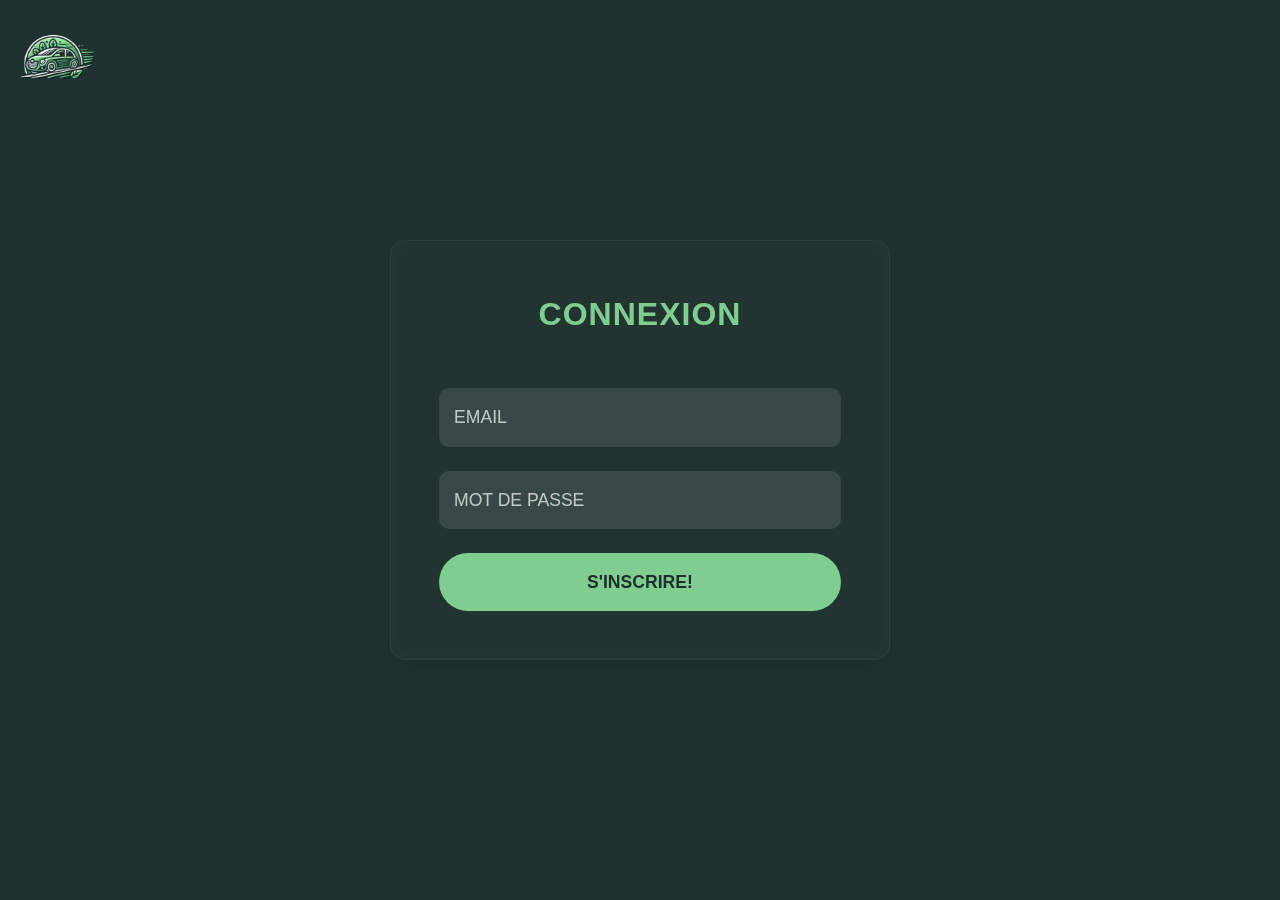
<file: FrontEnd/src/html/connexion.html>
<!DOCTYPE html>
<html lang="fr">
<head>
   <meta charset="UTF-8">
   <meta name="viewport" content="width=device-width, initial-scale=1.0">
   <title>EcoRide - Connexion</title>
   <link href="https://fonts.googleapis.com/css2?family=Khula:wght@300&display=swap" rel="stylesheet">
   <link href="https://fonts.cdnfonts.com/css/neue-haas-grotesk-text-pro" rel="stylesheet">
   <link rel="stylesheet" href="../css/connexion/reset.css">
   <link rel="stylesheet" href="../css/connexion/style.css">
   <link rel="stylesheet" href="../css/connexion/main.css">
</head>
<body>
    <div class="logo-container">
        <a href="../../../index.html">
            <img src="../../../Illustration_Graphique/logo/ecoride_logo-notext.png" alt="Logo EcoRide" class="logo">
        </a>
    </div>

    <main class="connexion-container">
        <div class="connexion-card">
            <h2>CONNEXION</h2>
            <input type="email" placeholder="EMAIL" class="connexion-input">
            <input type="password" placeholder="MOT DE PASSE" class="connexion-input">
            <button class="connexion-button">S'INSCRIRE!</button>
        </div>
    </main>
</body>
</html>
</file>
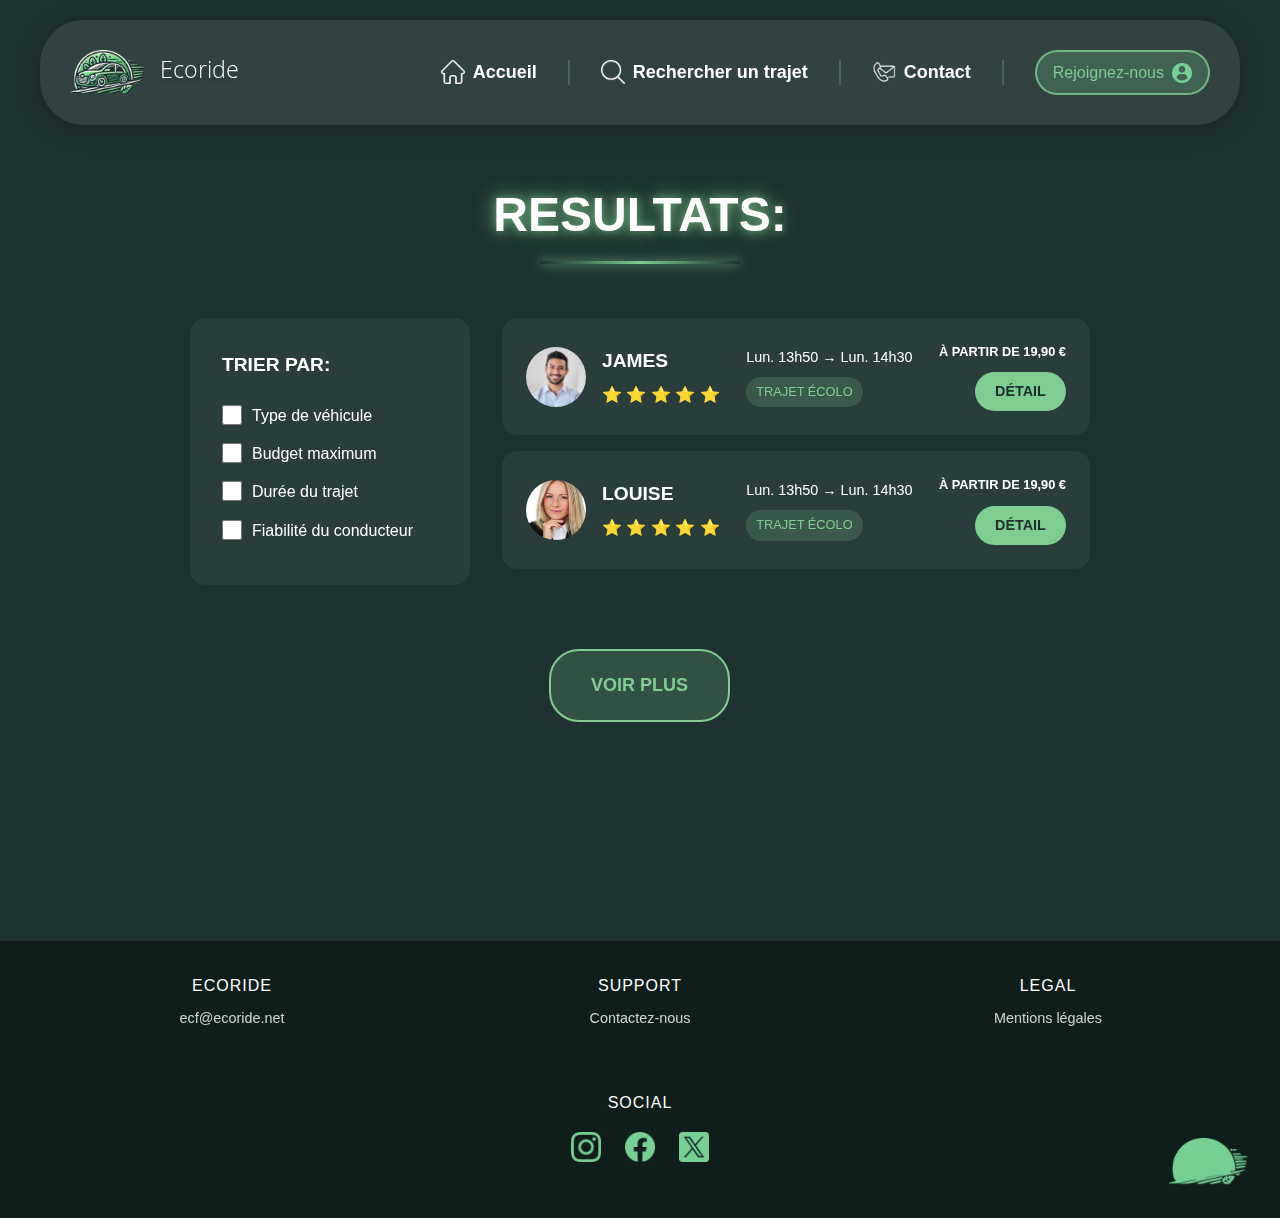
<file: FrontEnd/src/html/covoiturage.html>
<!DOCTYPE html>
<html lang="fr">
<head>
    <meta charset="UTF-8">
    <meta name="viewport" content="width=device-width, initial-scale=1.0">
    <title>EcoRide - Recherche de covoiturage</title>
    <link href="https://fonts.googleapis.com/css2?family=Khula:wght@300&display=swap" rel="stylesheet">
    <link href="https://fonts.cdnfonts.com/css/neue-haas-grotesk-text-pro" rel="stylesheet">
    <link rel="stylesheet" href="../../src/css/covoiturage/reset.css">
    <link rel="stylesheet" href="../../src/css/covoiturage/style.css">
    <link rel="stylesheet" href="../../src/css/covoiturage/header.css">
    <link rel="stylesheet" href="../../src/css/covoiturage/main.css">
    <link rel="stylesheet" href="../../src/css/covoiturage/footer.css">
</head>
<body>
    <header class="page-header">
        <div class="nav-wrapper">
            <div class="brand-identity">
                <img src="../../../Illustration_Graphique/logo/ecoride_logo-notext.png" alt="Logo EcoRide" class="brand-logo">
                <span class="brand-name">Ecoride</span>
            </div>
            <nav class="main-navigation">
                <a href="../../../index.html" class="nav-item">
                    <img src="../../assets/pic/home.png" alt="Accueil">
                    <span class="nav-label">Accueil</span>
                </a>
                <div class="nav-separator"></div>
                <a href="../../../index.html" class="nav-item">
                    <img src="../../assets/pic/search_white.png" alt="Rechercher">
                    <span class="nav-label">Rechercher un trajet</span>
                </a>
                <div class="nav-separator"></div>
                <a href="#" class="nav-item">
                    <img src="../../assets/pic/contact.png" alt="Contact">
                    <span class="nav-label">Contact</span>
                </a>
                <div class="nav-separator"></div>
                <a href="connexion.html" class="cta-button">
                    <span class="cta-text">Rejoignez-nous</span>
                    <img src="../../assets/pic/user.png" alt="Rejoindre">
                </a>
            </nav>
        </div>
    </header>

    <main class="search-content">
        <h1 class="results-title">RESULTATS:</h1>

        <div class="search-results-container">
            <aside class="filters-section">
                <h2>TRIER PAR:</h2>
                <div class="filter-options">
                    <label class="filter-option">
                        <input type="checkbox">
                        <span>Type de véhicule</span>
                    </label>
                    <label class="filter-option">
                        <input type="checkbox">
                        <span>Budget maximum</span>
                    </label>
                    <label class="filter-option">
                        <input type="checkbox">
                        <span>Durée du trajet</span>
                    </label>
                    <label class="filter-option">
                        <input type="checkbox">
                        <span>Fiabilité du conducteur</span>
                    </label>
                </div>
            </aside>
            <section class="results-section">
                <div class="ride-card">
                    <div class="driver-info">
                        <img src="../../assets/img/james.png" alt="JAMES" class="driver-photo">
                        <div class="driver-details">
                            <h3>JAMES</h3>
                            <div class="rating">
                                <span class="star">⭐</span>
                                <span class="star">⭐</span>
                                <span class="star">⭐</span>
                                <span class="star">⭐</span>
                                <span class="star">⭐</span>
                            </div>
                        </div>
                    </div>
                    <div class="ride-details">
                        <div class="time-info">Lun. 13h50 → Lun. 14h30</div>
                        <div class="eco-badge">TRAJET ÉCOLO</div>
                    </div>
                    <div class="ride-action">
                        <span class="price">À PARTIR DE 19,90 €</span>
                        <a href="connexion.html" class="detail-button">DÉTAIL</a>
                    </div>
                </div>

                <div class="ride-card">
                    <div class="driver-info">
                        <img src="../../assets/img/louise.JPG" alt="LOUISE" class="driver-photo">
                        <div class="driver-details">
                            <h3>LOUISE</h3>
                            <div class="rating">
                                <span class="star">⭐</span>
                                <span class="star">⭐</span>
                                <span class="star">⭐</span>
                                <span class="star">⭐</span>
                                <span class="star">⭐</span>
                            </div>
                        </div>
                    </div>
                    <div class="ride-details">
                        <div class="time-info">Lun. 13h50 → Lun. 14h30</div>
                        <div class="eco-badge">TRAJET ÉCOLO</div>
                    </div>
                    <div class="ride-action">
                        <span class="price">À PARTIR DE 19,90 €</span>
                        <a href="connexion.html" class="detail-button">DÉTAIL</a>
                    </div>
                </div>
            </section>
        </div>

        <button class="load-more">VOIR PLUS</button>
    </main>

    <footer class="page-footer">
        <div class="footer-content">
            <div class="footer-section">
                <h4>ECORIDE</h4>
                <p>ecf@ecoride.net</p>
            </div>
            <div class="footer-section">
                <h4>SUPPORT</h4>
                <p>Contactez-nous</p>
            </div>
            <div class="footer-section">
                <h4>LEGAL</h4>
                <p>Mentions légales</p>
            </div>
            <div class="social-section">
                <h4>SOCIAL</h4>
                <div class="social-links">
                    <a href="#" class="social-icon">
                        <img src="../../assets/pic/instagram.png" alt="Instagram">
                    </a>
                    <a href="#" class="social-icon">
                        <img src="../../assets/pic/facebook.png" alt="Facebook">
                    </a>
                    <a href="#" class="social-icon">
                        <img src="../../assets/pic/twitter.png" alt="Twitter">
                    </a>
                </div>
            </div>
        </div>
        <div class="footer-branding">
            <img src="../../../Illustration_Graphique/logo/ecoride_logo-notext.png" alt="EcoRide Logo">
        </div>
    </footer>
</body>
</html>
</file>
<file: FrontEnd/src/css/connexion/style.css>
:root {
    --earth-deep-green: #1C2F2B;
    --nature-breath-green: #80CD92;
    --pure-essence-white: #FFFFFF;
    --storyteller-font: 'Neue Haas Grotesk Text Pro', sans-serif;
}

body {
    font-family: var(--storyteller-font);
    background-color: #1E3331;
    color: var(--pure-essence-white);
    line-height: 1.6;
    min-height: 100vh;
    display: flex;
    flex-direction: column;
}

.container {
    max-width: 1200px;
    margin: 0 auto;
    padding: 0 2rem;
}
</file>
<file: FrontEnd/src/css/connexion/main.css>
.logo-container {
    position: absolute;
    top: 20px;
    left: 20px;
}

.logo {
    width: 75px;
    height: 75px;
    object-fit: contain;
    transition: transform 0.3s ease;
}

.logo:hover {
    transform: scale(1.1);
}

.connexion-container {
    display: flex;
    justify-content: center;
    align-items: center;
    min-height: 100vh;
    padding: 2rem;
}

.connexion-card {
    background-color: rgba(35, 54, 47, 0.5);
    border-radius: 15px;
    padding: 3rem;
    width: 100%;
    max-width: 500px;
    display: flex;
    flex-direction: column;
    gap: 1.5rem;
    backdrop-filter: blur(10px);
    border: 1px solid rgba(128, 205, 146, 0.1);
    box-shadow: 
        0 8px 15px rgba(0, 0, 0, 0.1),
        inset 0 0 20px rgba(128, 205, 146, 0.05);
}

.connexion-card h2 {
    color: var(--nature-breath-green);
    text-align: center;
    margin-bottom: 1.5rem;
    font-size: 2rem;
    text-transform: uppercase;
    letter-spacing: 1px;
}

.connexion-input {
    background: rgba(255, 255, 255, 0.1);
    border-radius: 10px;
    padding: 15px;
    color: var(--pure-essence-white);
    border: none;
    outline: none;
    font-size: 1.1rem;
    transition: all 0.3s ease;
}

.connexion-input::placeholder {
    color: rgba(255,255,255,0.7);
}

.connexion-input:focus {
    box-shadow: 0 0 15px rgba(128, 205, 146, 0.3);
}

.connexion-button {
    background-color: var(--nature-breath-green);
    color: var(--earth-deep-green);
    border: none;
    border-radius: 30px;
    padding: 15px;
    font-weight: 600;
    text-transform: uppercase;
    cursor: pointer;
    transition: all 0.3s ease;
    position: relative;
    overflow: hidden;
    font-size: 1.1rem;
}

.connexion-button:hover {
    transform: translateY(-2px);
    box-shadow: 0 4px 12px rgba(128, 205, 146, 0.3);
}

.connexion-button::before {
    content: '';
    position: absolute;
    z-index: -1;
    top: 0;
    left: -100%;
    width: 100%;
    height: 100%;
    background: linear-gradient(
        120deg, 
        transparent, 
        rgba(255,255,255,0.3), 
        transparent
    );
    transition: all 0.3s ease;
}

.connexion-button:hover::before {
    left: 100%;
}
</file>
<file: FrontEnd/src/css/covoiturage/style.css>
/* Variables globales */
:root {
    --earth-deep-green: #1C2F2B;
    --nature-breath-green: #80CD92;
    --pure-essence-white: #FFFFFF;
    --storyteller-font: 'Neue Haas Grotesk Text Pro', sans-serif;
}

/* Styles de base */
body {
    font-family: var(--storyteller-font);
    background-color: #1E3331;
    color: var(--pure-essence-white);
    line-height: 1.6;
    min-height: 100vh;
    display: flex;
    flex-direction: column;
}

.container {
    max-width: 1200px;
    margin: 0 auto;
    padding: 0 2rem;
}
</file>
<file: FrontEnd/src/css/covoiturage/header.css>
/* Header et Navigation */
.nav-wrapper {
    max-width: 1200px;
    margin: 20px auto;
    background-color: rgba(255, 255, 255, 0.082);
    backdrop-filter: blur(10px);
    -webkit-backdrop-filter: blur(10px);
    border-radius: 44px;
    padding: 15px 30px;
    display: flex;
    justify-content: space-between;
    align-items: center;
    box-shadow: 0 4px 30px rgba(0, 0, 0, 0.25);
}

.brand-identity {
    display: flex;
    align-items: center;
    gap: 15px;
}

.brand-logo {
    width: 75px;
    height: 75px;
    object-fit: contain;
}

.brand-name {
    font-family: 'Khula', sans-serif;
    font-weight: 300;
    font-size: 25px;
    color: white;
    text-shadow: 0 4px 4px rgba(0, 0, 0, 0.25);
}

.main-navigation {
    display: flex;
    align-items: center;
    gap: 31px;
}

.nav-item {
    display: flex;
    align-items: center;
    gap: 8px;
    transition: transform 0.3s ease;
}

.nav-item:hover {
    transform: translateY(-2px);
}

.nav-item img {
    width: 24px;
    height: 24px;
    filter: brightness(0) saturate(100%) invert(100%);
}

.nav-label {
    font-weight: 700;
    font-size: 18px;
    color: white;
    white-space: nowrap;
}

.nav-separator {
    width: 2px;
    height: 25px;
    background-color: rgba(128, 205, 146, 0.26);
}

.cta-button {
    display: flex;
    align-items: center;
    padding: 8px 16px;
    background-color: rgba(128, 205, 146, 0.22);
    border: 2px solid rgba(128, 205, 146, 0.8);
    border-radius: 44px;
    gap: 8px;
    color: var(--nature-breath-green);
    transition: all 0.3s ease;
}

.cta-button img {
    width: 20px;
    height: 20px;
    filter: brightness(0) saturate(100%) invert(82%) sepia(14%) saturate(1071%) hue-rotate(86deg) brightness(89%) contrast(88%);
}

.cta-button:hover {
    background-color: rgba(128, 205, 146, 0.3);
    transform: translateY(-2px);
    box-shadow: 0 4px 12px rgba(128, 205, 146, 0.3);
}

/* Media Queries pour le Header */
@media (max-width: 992px) {
    .nav-wrapper {
        width: 95%;
        padding: 15px 20px;
    }

    .nav-label {
        font-size: 16px;
    }
}

@media (max-width: 768px) {
    .nav-wrapper {
        flex-direction: column;
        gap: 20px;
    }

    .main-navigation {
        flex-direction: column;
        width: 100%;
        gap: 15px;
    }

    .nav-separator {
        display: none;
    }
}
</file>
<file: FrontEnd/src/css/covoiturage/main.css>
/* Contenu principal */
.search-content {
    padding: 2rem;
    min-height: calc(100vh - 200px);
    margin-bottom: 6rem; /* Augmenté pour le bouton voir plus */
    position: relative;
    z-index: 1;
    display: flex;
    flex-direction: column;
    align-items: center;
}

/* Titre des résultats */
.results-title {
    font-size: 3rem;
    color: var(--pure-essence-white);
    text-transform: uppercase;
    margin-bottom: 2rem;
    text-align: center;
    width: 100%;
    position: relative;
    text-shadow: 
        0 0 10px rgba(128, 205, 146, 0.7),
        0 0 20px rgba(128, 205, 146, 0.5),
        0 0 30px rgba(128, 205, 146, 0.3);
}

.results-title::after {
    content: '';
    position: absolute;
    bottom: -10px;
    left: 50%;
    transform: translateX(-50%);
    width: 200px;
    height: 3px;
    background: linear-gradient(
        to right, 
        rgba(255,255,255,0), 
        var(--nature-breath-green), 
        rgba(255,255,255,0)
    );
    box-shadow: 
        0 0 10px rgba(128, 205, 146, 0.7),
        0 0 20px rgba(128, 205, 146, 0.5);
}

/* Supprimer la barre de recherche */
.search-bar {
    display: none;
}

/* Barre de recherche */
.search-bar {
    background: white;
    border-radius: 38px;
    padding: 10px;
    width: 900px; /* Augmenté pour plus d'espace */
    margin: 20px auto;
    display: flex;
    align-items: center;
    gap: 10px;
    box-shadow: 0 4px 15px rgba(0, 0, 0, 0.1);
}

.search-input {
    display: flex;
    align-items: center;
    flex: 1;
    padding: 0 15px;
    gap: 10px;
}

.input-icon {
    width: 24px;
    height: 24px;
}

.search-input input {
    width: 100%;
    padding: 8px;
    border: none;
    outline: none;
    font-size: 16px;
}

.search-button {
    background-color: var(--nature-breath-green);
    border-radius: 50%;
    width: 50px;
    height: 50px;
    display: flex;
    justify-content: center;
    align-items: center;
    cursor: pointer;
    transition: transform 0.3s ease;
}

/* Container des résultats et filtres */
.search-results-container {
    display: flex;
    gap: 2rem;
    width: 900px; /* Même largeur que la barre de recherche */
    margin: 2rem auto;
}

/* Section des filtres */
.filters-section {
    width: 280px;
    background: rgba(255, 255, 255, 0.05);
    backdrop-filter: blur(10px);
    padding: 2rem;
    border-radius: 15px;
    flex-shrink: 0;
}

.filters-section h2 {
    color: var(--pure-essence-white);
    margin-bottom: 1.5rem;
    font-size: 1.2rem;
    font-weight: 600;
}

.filter-options {
    display: flex;
    flex-direction: column;
    gap: 1rem;
}

.filter-option {
    display: flex;
    gap: 10px;
}

.filter-option input[type="checkbox"] {
    width: 20px;
    height: 20px;
    margin: 0;
}

.filter-option span {
    color: var(--pure-essence-white);
    font-size: 1rem;
    line-height: 1.4;
    display: block;
}

/* Section des résultats */
.results-section {
    flex: 1;
}

/* Cartes de trajet */
.ride-card {
    background: rgba(255, 255, 255, 0.05);
    backdrop-filter: blur(10px);
    border-radius: 15px;
    padding: 1.5rem;
    display: flex;
    justify-content: space-between;
    align-items: center;
    margin-bottom: 1rem;
    transition: transform 0.3s ease;
}

.driver-info {
    display: flex;
    align-items: center;
    gap: 1rem;
}

.driver-photo {
    width: 60px;
    height: 60px;
    border-radius: 50%;
    object-fit: cover;
}

.driver-details h3 {
    color: var(--pure-essence-white);
    font-size: 1.2rem;
    margin-bottom: 5px;
}

.time-info {
    color: var(--pure-essence-white);
    white-space: nowrap; /* Empêche le retour à la ligne */
    font-size: 0.9rem;
}

.eco-badge {
    display: inline-block;
    padding: 5px 10px;
    background: rgba(128, 205, 146, 0.2);
    color: var(--nature-breath-green);
    border-radius: 20px;
    font-size: 0.8rem;
    margin-top: 8px;
}

.ride-action {
    display: flex;
    flex-direction: column;
    align-items: flex-end;
    gap: 5px;
}

.price {
    color: var(--pure-essence-white);
    font-weight: 600;
    font-size: 0.8rem;
    margin-bottom: 5px;
    white-space: nowrap; /* Empêche le retour à la ligne */
}

.detail-button {
    padding: 8px 20px;
    background: var(--nature-breath-green);
    color: var(--earth-deep-green);
    border-radius: 20px;
    font-weight: 600;
    transition: all 0.3s ease;
    font-size: 0.9rem;
    position: relative;
    overflow: hidden;
    transform: perspective(1px) translateZ(0);
}

.detail-button:hover {
    transform: scale(1.05);
    box-shadow: 0 0 15px rgba(128, 205, 146, 0.5);
}

.detail-button::before {
    content: '';
    position: absolute;
    z-index: -1;
    top: 0;
    left: -100%;
    width: 100%;
    height: 100%;
    background: linear-gradient(
        120deg, 
        transparent, 
        rgba(255,255,255,0.3), 
        transparent
    );
    transition: all 0.3s ease;
}

.detail-button:hover::before {
    left: 100%;
}

.load-more {
    display: block;
    width: fit-content;
    margin: 2rem auto;
    padding: 1.25rem 2.5rem; /* Augmentation du padding */
    background: rgba(128, 205, 146, 0.2);
    color: var(--nature-breath-green);
    border: 2px solid var(--nature-breath-green);
    border-radius: 30px;
    font-weight: 600;
    transition: all 0.3s ease;
    position: relative;
    z-index: 2;
    overflow: hidden;
    transform: perspective(1px) translateZ(0);
    text-align: center;
    display: flex;
    justify-content: center;
    align-items: center;
    font-size: 18px; /* Augmentation de la taille de police */
}

.load-more:hover {
    transform: scale(1.05);
    box-shadow: 0 0 20px rgba(128, 205, 146, 0.5);
}

.load-more::before {
    content: '';
    position: absolute;
    z-index: -1;
    top: 0;
    left: -100%;
    width: 100%;
    height: 100%;
    background: linear-gradient(
        120deg, 
        transparent, 
        rgba(255,255,255,0.3), 
        transparent
    );
    transition: all 0.3s ease;
}

.load-more:hover::before {
    left: 100%;
}

/* Media Queries améliorées */
@media (max-width: 1024px) {
    .search-bar,
    .search-results-container {
        width: 95%;
        max-width: 900px;
    }
}

@media (max-width: 768px) {
    .results-title {
        font-size: 2rem;
    }

    .results-title::after {
        width: 150px;
    }

    .search-bar {
        flex-direction: column;
        padding: 15px;
    }

    .search-results-container {
        flex-direction: column;
    }

    .filters-section {
        width: 100%;
    }

    .ride-card {
        flex-direction: column;
        text-align: center;
        gap: 1rem;
    }

    .ride-action {
        align-items: center;
    }

    .time-info, .price {
        white-space: normal; /* Permet le retour à la ligne sur mobile si nécessaire */
    }
}

@media (max-width: 480px) {
    .search-content {
        padding: 1rem;
    }

    .results-title {
        font-size: 1.5rem;
    }

    .results-title::after {
        width: 100px;
    }

    .ride-card {
        padding: 1rem;
    }

    .driver-photo {
        width: 50px;
        height: 50px;
    }
}
</file>
<file: FrontEnd/src/css/covoiturage/footer.css>
/* Footer Styles */
.page-footer {
    background-color: #0F1E1B;
    padding: 2rem 2rem;  /* Réduit de 3rem à 2rem */
    position: relative;
    width: 100%;
    margin-top: auto;
}

.footer-content {
    max-width: 1200px;
    margin: 0 auto;
    display: grid;
    grid-template-columns: repeat(3, 1fr);
    gap: 1.5rem;  /* Réduit de 2rem à 1.5rem */
    margin-bottom: 1.5rem;  /* Réduit de 2rem à 1.5rem */
}

.footer-section {
    text-align: center;
}

.footer-section h4 {
    color: #FFFFFF;
    font-size: 1rem;  /* Réduit de 1.2rem à 1rem */
    font-weight: 500;
    margin-bottom: 0.5rem;  /* Réduit de 1rem à 0.5rem */
    text-transform: uppercase;
    letter-spacing: 1px;
}

.footer-section p {
    color: #FFFFFF;
    text-align: center;
    font-size: 0.9rem;  /* Réduit de 1rem à 0.9rem */
    opacity: 0.8;
    margin-bottom: 0.3rem;  /* Réduit de 0.5rem à 0.3rem */
}

/* Section Sociale */
.social-section {
    text-align: center;
    position: relative;
    padding-top: 1rem;  /* Réduit de 2rem à 1rem */
    margin-top: 1rem;   /* Réduit de 2rem à 1rem */
    grid-column: 1 / -1;
}

.social-section h4 {
    color: #FFFFFF;
    font-size: 1rem;  /* Réduit de 1.2rem à 1rem */
    font-weight: 500;
    margin-bottom: 1rem;  /* Réduit de 1.5rem à 1rem */
    text-transform: uppercase;
    letter-spacing: 1px;
}

.social-links {
    display: flex;
    justify-content: center;
    gap: 1.5rem;  /* Réduit de 2rem à 1.5rem */
    margin: 0 auto;
}

.social-icon {
    width: 30px;     /* Réduit de 40px à 30px */
    height: 30px;    /* Réduit de 40px à 30px */
    display: flex;
    align-items: center;
    justify-content: center;
    transition: all 0.3s ease;
}

.social-icon img {
    width: 100%;
    height: 100%;
    filter: brightness(0) saturate(100%) invert(82%) sepia(14%) saturate(1071%) hue-rotate(86deg) brightness(89%) contrast(88%);
    transition: all 0.3s ease;
}

.social-icon:hover img {
    filter: brightness(0) saturate(100%) invert(82%) sepia(14%) saturate(1071%) hue-rotate(86deg) brightness(150%) contrast(88%);
    transform: scale(1.1);
}

.social-icon:hover {
    box-shadow: 0 0 15px rgba(128, 205, 146, 0.8);
    border-radius: 8px;
}

/* Logo Branding */
.footer-branding {
    position: absolute;
    right: 2rem;
    bottom: 1rem;  /* Réduit de 2rem à 1rem */
}

.footer-branding img {
    width: 80px;  /* Réduit de 100px à 80px */
    height: auto;
    filter: brightness(0) saturate(100%) invert(82%) sepia(14%) saturate(1071%) hue-rotate(86deg) brightness(89%) contrast(88%);
}

/* Media Queries */
@media (max-width: 768px) {
    .footer-content {
        grid-template-columns: 1fr;
        gap: 1rem;
    }

    .footer-branding {
        position: relative;
        right: auto;
        bottom: auto;
        text-align: center;
        margin-top: 1rem;  /* Réduit de 2rem à 1rem */
    }

    .footer-branding img {
        margin: 0 auto;
    }

    .social-links {
        gap: 1rem;
    }
}
</file>
